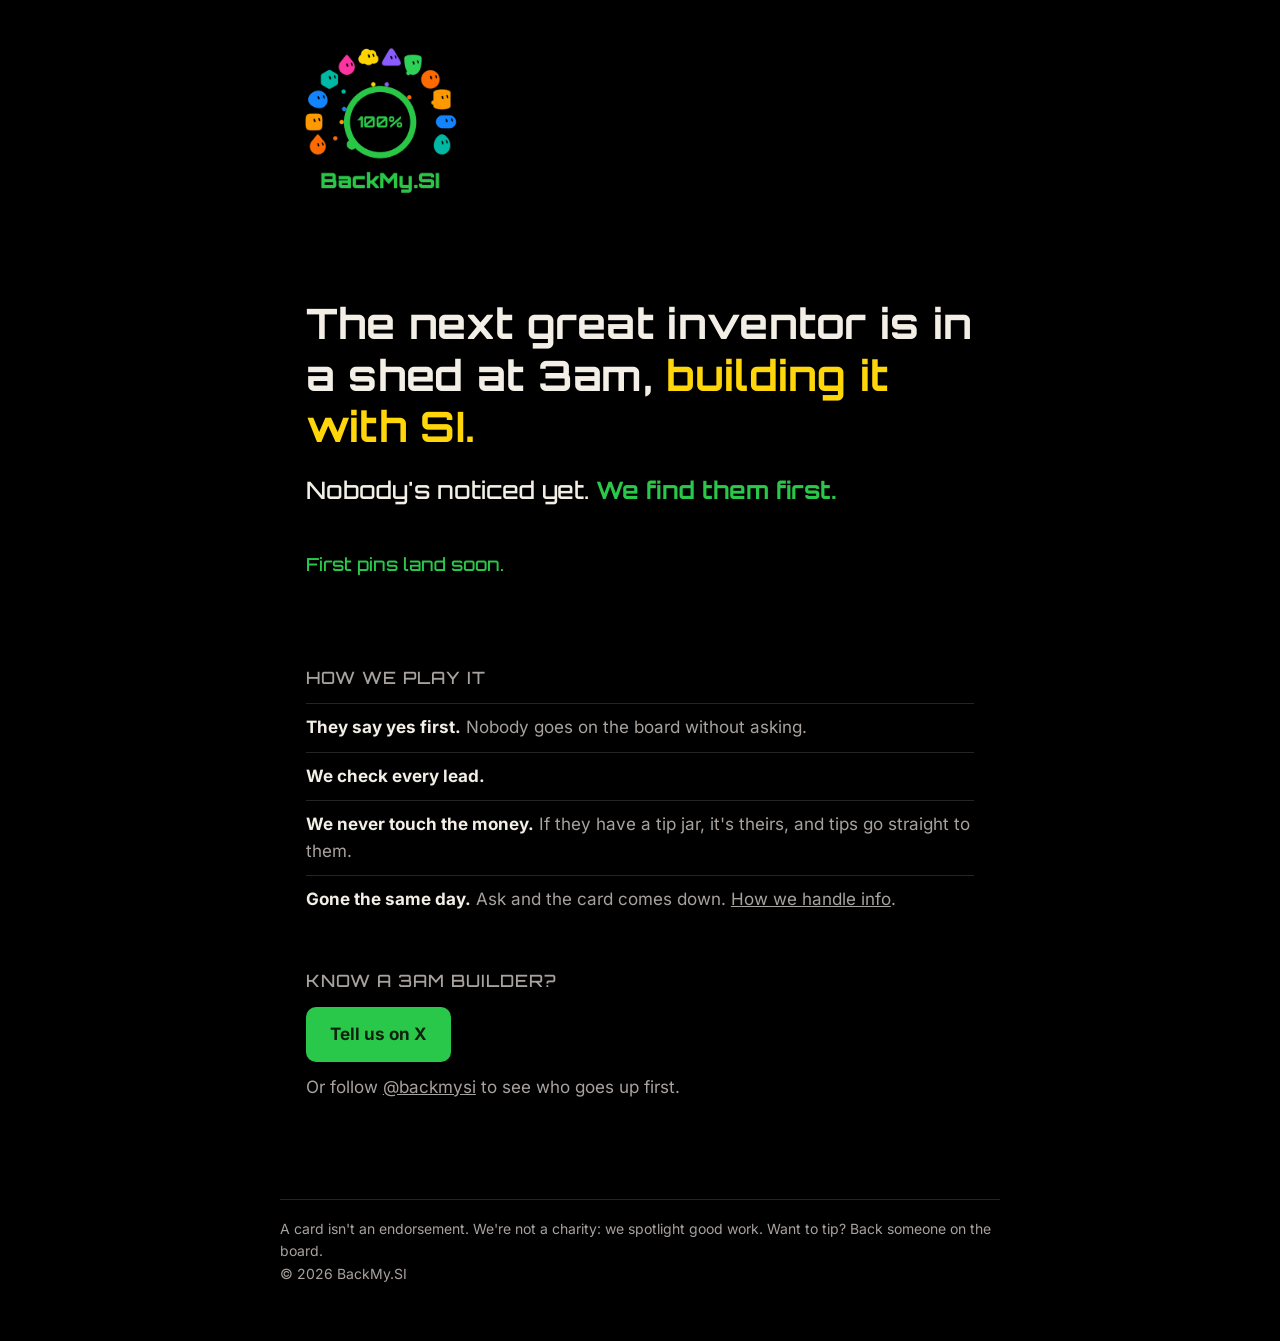
<file: index.html>
<!doctype html>
<html lang="en-GB">
<head>
<meta charset="utf-8">
<meta name="viewport" content="width=device-width, initial-scale=1">
<title>BackMy.SI · The next great inventor is in a shed at 3am</title>
<meta name="description" content="The next great inventor is probably working in a shed at 3am with SI right now. Nobody's noticed yet. We find them first, and pin them to the board.">
<link rel="canonical" href="https://backmy.si/">
<link rel="icon" type="image/png" href="img/favicon.png">
<link rel="apple-touch-icon" href="img/apple-touch-icon.png">
<meta property="og:type" content="website">
<meta property="og:title" content="BackMy.SI · The next great inventor is in a shed at 3am">
<meta property="og:description" content="Nobody's noticed yet. We find them first.">
<meta property="og:image" content="https://backmy.si/img/share.png">
<meta property="og:url" content="https://backmy.si/">
<meta name="twitter:card" content="summary_large_image">
<meta name="twitter:site" content="@backmysi">
<link rel="preload" href="/fonts/inter.woff2" as="font" type="font/woff2" crossorigin>
<link rel="stylesheet" href="/fonts/fonts.css">
<script type="application/ld+json">
{"@context":"https://schema.org","@graph":[
 {"@type":"Organization","@id":"https://backmy.si/#org","name":"BackMy.SI","url":"https://backmy.si/","logo":"https://backmy.si/img/logo.png","sameAs":["https://x.com/backmysi"]},
 {"@type":"WebSite","@id":"https://backmy.si/#site","name":"BackMy.SI","url":"https://backmy.si/","publisher":{"@id":"https://backmy.si/#org"},"inLanguage":"en-GB"}
]}
</script>
<style>
:root{--bg:#000;--ink:#f3efe6;--muted:#a8a29e;--green:#2ac84a;--pink:#ff3fa4;--yellow:#ffd60a;--purple:#8b5cf6;--orange:#ff6a00;--blue:#1e88ff}
*{box-sizing:border-box}
body{margin:0;background:var(--bg);color:var(--ink);font:17px/1.6 Inter,system-ui,sans-serif;-webkit-font-smoothing:antialiased}
a{color:inherit}
.wrap{max-width:760px;margin:0 auto;padding:28px 20px 56px}
.logo{width:min(200px,50vw);height:auto;display:block}
h1{font-family:Orbitron,sans-serif;font-weight:700;font-size:clamp(30px,6.4vw,54px);line-height:1.08;margin:28px 0 0;letter-spacing:.3px}
h1 span{color:var(--yellow)}
.kicker{font-family:Orbitron,sans-serif;font-size:clamp(18px,3vw,24px);margin:18px 0 0}
.kicker b{color:var(--green);font-weight:700}
h2{font-family:Orbitron,sans-serif;font-size:17px;letter-spacing:1px;margin:0 0 12px;color:var(--muted);font-weight:500}
.soon-line{font-family:Orbitron,sans-serif;color:var(--green);font-size:18px;margin:40px 0 0}
.board{margin:48px 0 0;border-radius:14px;padding:26px 20px 30px;box-shadow:inset 0 0 0 2px rgba(243,239,230,.28)}
.board p{margin:0;max-width:560px}
.trust{margin:44px 0 0}
.trust ul{list-style:none;margin:0;padding:0}
.trust li{padding:10px 0;border-top:1px solid rgba(243,239,230,.15)}
.trust li b{color:var(--ink)}
.trust li span{color:var(--muted)}
.act{margin:44px 0 0}
.btn{display:inline-block;padding:14px 24px;border-radius:10px;font-weight:700;text-decoration:none;background:var(--green);color:#0d220c}
.btn:hover,.btn:focus{filter:brightness(1.1)}
.act p{margin:12px 0 0;color:var(--muted)}
footer{color:var(--muted);font-size:14px;margin-top:56px;border-top:1px solid rgba(243,239,230,.15);padding-top:18px}

/* phi system: one rule everywhere */
:root{--phi:1.618;--s0:1rem;--s1:calc(var(--s0)*1.618);--s2:calc(var(--s1)*1.618);--s3:calc(var(--s2)*1.618)}
main{max-width:min(92vw,61.8rem);margin:0 auto;padding:var(--s2) var(--s1)}
h1{font-size:clamp(1.618rem,4.2vw,2.618rem);line-height:1.236}
main>*+*{margin-top:var(--s2)}
.mosaic{columns:3 16rem;column-gap:var(--s1)}
.pin{break-inside:avoid;margin:0 0 var(--s1);padding:var(--s1);border-radius:1rem;background:#111;border:1px solid #222;transform:rotate(var(--r,0deg))}
.pin .ph{aspect-ratio:1.618/1;border-radius:.618rem;background:#1d1d1d;margin-bottom:var(--s0)}
.pin.tall .ph{aspect-ratio:1/1.618}
.pin small{color:var(--muted)}
@media (prefers-reduced-motion:reduce){.pin{transform:none;transition:none}}
</style>
</head>
<body>
<div class="wrap">
<header>
  <picture>
    <source srcset="img/logo.png" media="(prefers-reduced-motion: reduce)">
    <img class="logo" src="img/logo.png" width="600" height="600" alt="BackMy.SI logo: colourful blobs around a green ring at 100%">
  </picture>
</header>
<main>
  <h1>The next great inventor is in a shed at 3am, <span>building it with SI.</span></h1>
  <p class="kicker">Nobody's noticed yet. <b>We find them first.</b></p>

  <p class="soon-line">First pins land soon.</p>
<section class="mosaic" aria-label="Board"></section>

  <section class="trust" aria-labelledby="trust-h">
    <h2 id="trust-h">HOW WE PLAY IT</h2>
    <ul>
      <li><b>They say yes first.</b> <span>Nobody goes on the board without asking.</span></li>
      <li><b>We check every lead.</b></li>
      <li><b>We never touch the money.</b> <span>If they have a tip jar, it's theirs, and tips go straight to them.</span></li>
      <li><b>Gone the same day.</b> <span>Ask and the card comes down. <a href="/privacy/">How we handle info</a>.</span></li>
    </ul>
  </section>

  <section class="act" aria-labelledby="act-h">
    <h2 id="act-h">KNOW A 3AM BUILDER?</h2>
    <a class="btn" href="https://x.com/backmysi">Tell us on X</a>
    <p>Or follow <a href="https://x.com/backmysi">@backmysi</a> to see who goes up first.</p>
  </section>
</main>
<footer>A card isn't an endorsement. We're not a charity: we spotlight good work. Want to tip? Back someone on the board.<br>© 2026 BackMy.SI</footer>
</div>
</body>
</html>
</file>
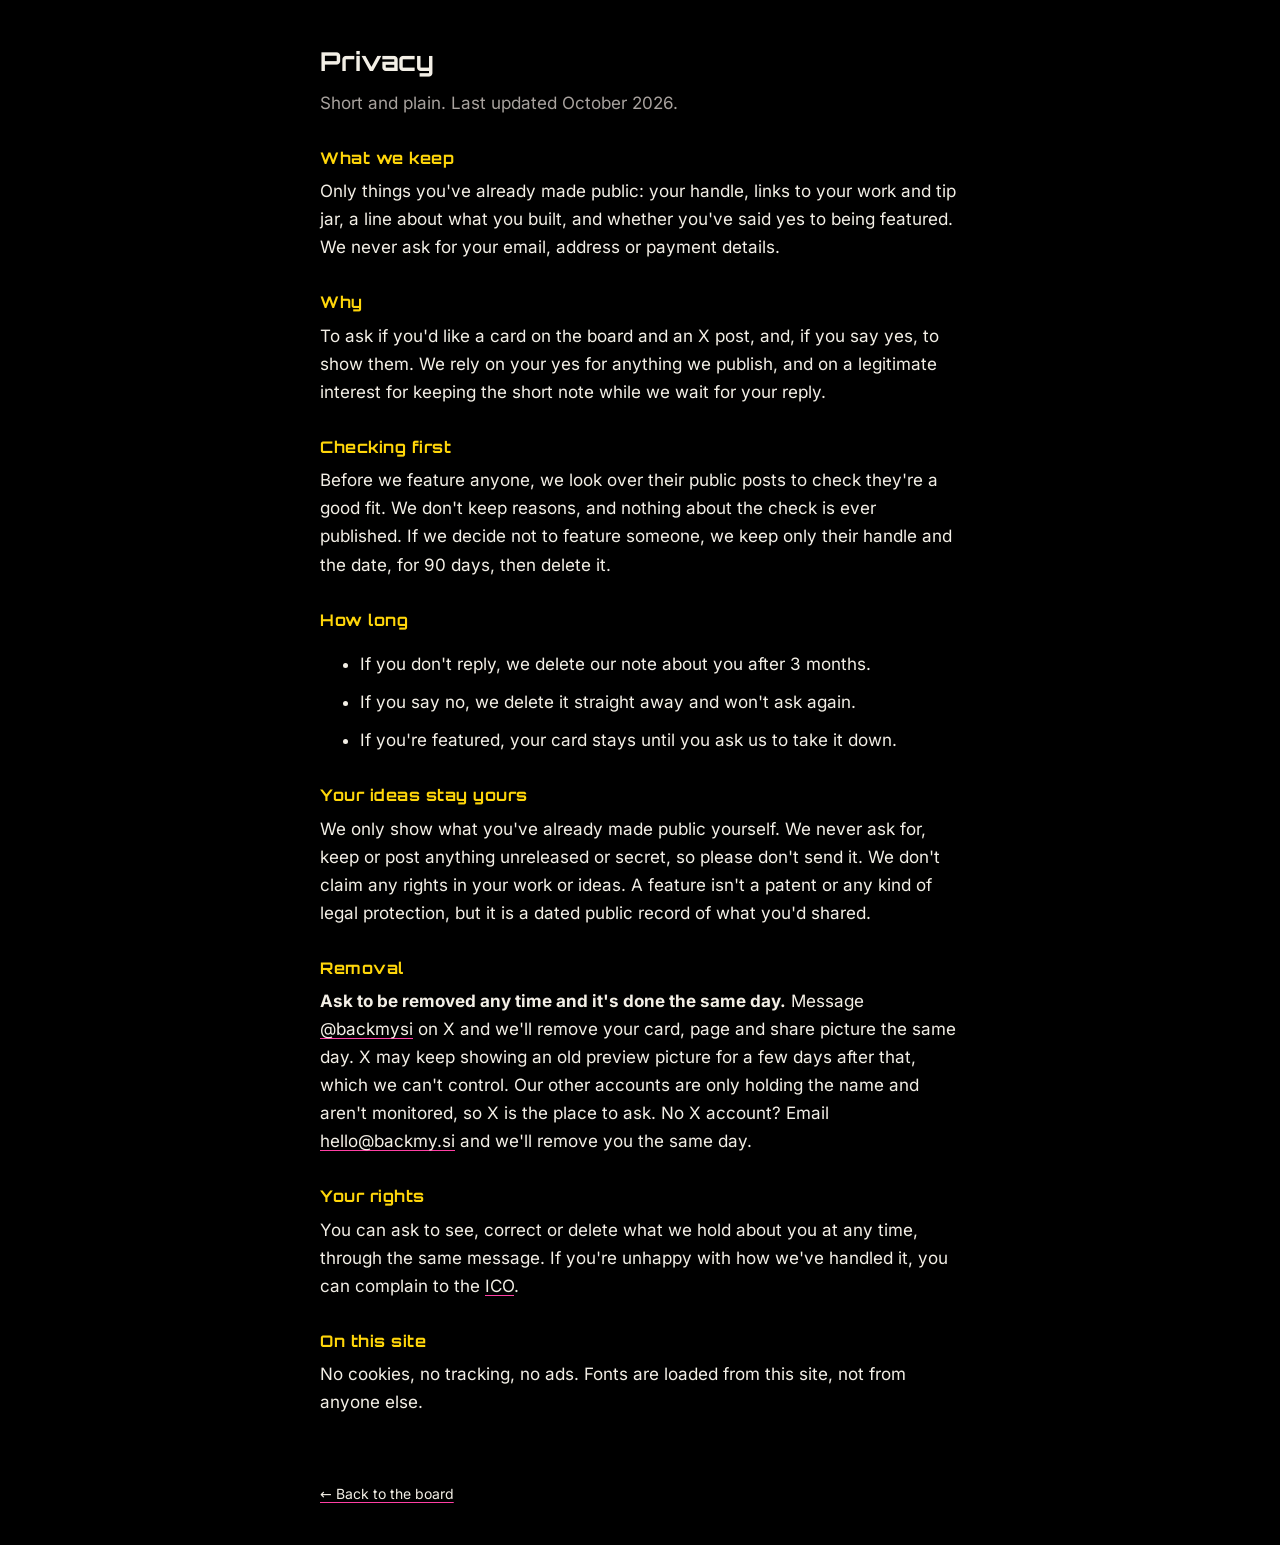
<file: privacy/index.html>
<!doctype html>
<html lang="en-GB"><head><meta charset="utf-8"><meta name="viewport" content="width=device-width, initial-scale=1">
<title>Privacy · BackMy.SI</title>
<meta name="description" content="What BackMy.SI keeps about people we feature, why, and how to be removed.">
<link rel="icon" href="/img/favicon.png">
<link rel="stylesheet" href="/fonts/fonts.css">
<style>
:root{--bg:#000000;--ink:#f3efe6;--muted:#a8a29e;--pink:#ff3fa4;--yellow:#ffd60a;--green:#2ac84a}
body{margin:0;background:var(--bg);color:var(--ink);font:17px/1.65 Inter,system-ui,sans-serif;-webkit-font-smoothing:antialiased}
main{max-width:640px;margin:0 auto;padding:40px 20px 56px}
h1{font-family:Orbitron,sans-serif;font-size:26px;margin:0 0 6px}
h2{font-family:Orbitron,sans-serif;font-size:16px;letter-spacing:.5px;color:var(--yellow);margin:28px 0 6px}
p,li{margin:0 0 10px}
a{color:var(--ink);text-decoration-color:var(--pink);text-underline-offset:3px}
.lead{color:var(--muted)}
footer{max-width:640px;margin:0 auto;padding:0 20px 40px;color:var(--muted);font-size:14px}
</style></head>
<body><main>
<h1>Privacy</h1>
<p class="lead">Short and plain. Last updated October 2026.</p>

<h2>What we keep</h2>
<p>Only things you've already made public: your handle, links to your work and tip jar, a line about what you built, and whether you've said yes to being featured. We never ask for your email, address or payment details.</p>

<h2>Why</h2>
<p>To ask if you'd like a card on the board and an X post, and, if you say yes, to show them. We rely on your yes for anything we publish, and on a legitimate interest for keeping the short note while we wait for your reply.</p>

<h2>Checking first</h2>
<p>Before we feature anyone, we look over their public posts to check they're a good fit. We don't keep reasons, and nothing about the check is ever published. If we decide not to feature someone, we keep only their handle and the date, for 90 days, then delete it.</p>

<h2>How long</h2>
<ul>
<li>If you don't reply, we delete our note about you after 3 months.</li>
<li>If you say no, we delete it straight away and won't ask again.</li>
<li>If you're featured, your card stays until you ask us to take it down.</li>
</ul>

<h2>Your ideas stay yours</h2>
<p>We only show what you've already made public yourself. We never ask for, keep or post anything unreleased or secret, so please don't send it. We don't claim any rights in your work or ideas. A feature isn't a patent or any kind of legal protection, but it is a dated public record of what you'd shared.</p>
<h2>Removal</h2>
<p><strong>Ask to be removed any time and it's done the same day.</strong> Message <a href="https://x.com/backmysi">@backmysi</a> on X and we'll remove your card, page and share picture the same day. X may keep showing an old preview picture for a few days after that, which we can't control. Our other accounts are only holding the name and aren't monitored, so X is the place to ask. No X account? Email <a href="mailto:hello@backmy.si">hello@backmy.si</a> and we'll remove you the same day.</p>

<h2>Your rights</h2>
<p>You can ask to see, correct or delete what we hold about you at any time, through the same message. If you're unhappy with how we've handled it, you can complain to the <a href="https://ico.org.uk/make-a-complaint/">ICO</a>.</p>

<h2>On this site</h2>
<p>No cookies, no tracking, no ads. Fonts are loaded from this site, not from anyone else.</p>
</main>
<footer><a href="/">← Back to the board</a></footer>
</body></html>
</file>
<file: fonts/fonts.css>
@font-face{font-family:'Inter';font-style:normal;font-weight:400 700;font-display:swap;src:url(/fonts/inter.woff2) format('woff2')}
@font-face{font-family:'Orbitron';font-style:normal;font-weight:500 700;font-display:swap;src:url(/fonts/orbitron.woff2) format('woff2')}
</file>
